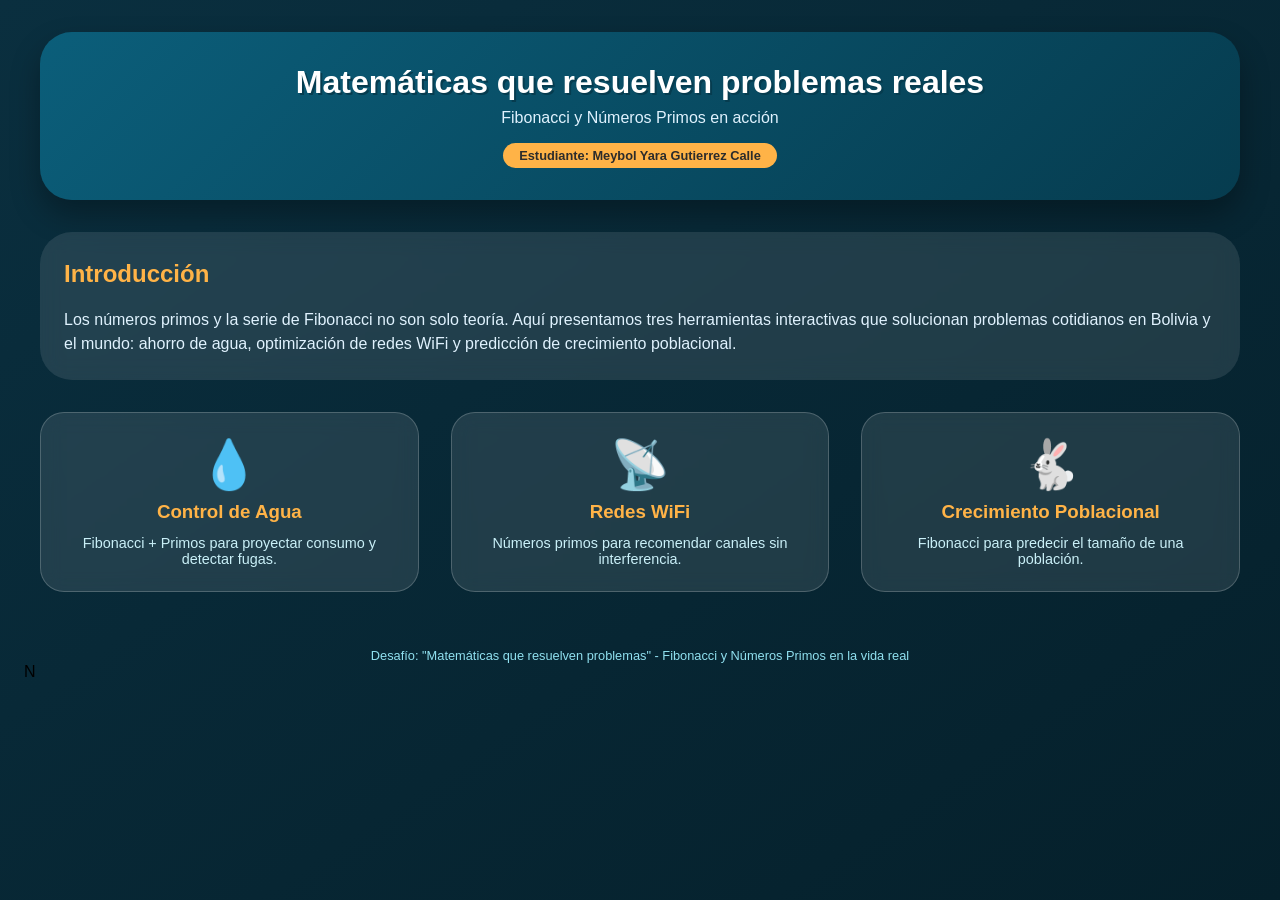
<file: index.html>
<!DOCTYPE html>
<html lang="es">
<head>
  <meta charset="UTF-8">
  <meta name="viewport" content="width=device-width, initial-scale=1.0, user-scalable=yes">
  <title>Menú | Fibonacci y Primos aplicados</title>
  <link rel="stylesheet" href="css/estilo.css">
</head>
<body>
<div class="container">
  <div class="hero">
    <h1>Matemáticas que resuelven problemas reales</h1>
    <p>Fibonacci y Números Primos en acción</p>
    <div class="badge">Estudiante: Meybol Yara Gutierrez Calle</div>
  </div>

  <div class="intro-card">
    <h2>Introducción</h2>
    <p>Los números primos y la serie de Fibonacci no son solo teoría. Aquí presentamos tres herramientas interactivas que solucionan problemas cotidianos en Bolivia y el mundo: ahorro de agua, optimización de redes WiFi y predicción de crecimiento poblacional.</p>
  </div>

  <div class="botones-grid">
    <a href="html/agua.html" class="boton-ejercicio">
      <div class="boton-icono">💧</div>
      <h3>Control de Agua</h3>
      <p>Fibonacci + Primos para proyectar consumo y detectar fugas.</p>
    </a>
    <a href="html/wifi.html" class="boton-ejercicio">
      <div class="boton-icono">📡</div>
      <h3>Redes WiFi</h3>
      <p>Números primos para recomendar canales sin interferencia.</p>
    </a>
    <a href="html/poblacion.html" class="boton-ejercicio">
      <div class="boton-icono">🐇</div>
      <h3>Crecimiento Poblacional</h3>
      <p>Fibonacci para predecir el tamaño de una población.</p>
    </a>
  </div>

  <div class="footer">
    <p>Desafío: "Matemáticas que resuelven problemas" - Fibonacci y Números Primos en la vida real</p>
  </div>
</div>
</body>
</html>N
</file>
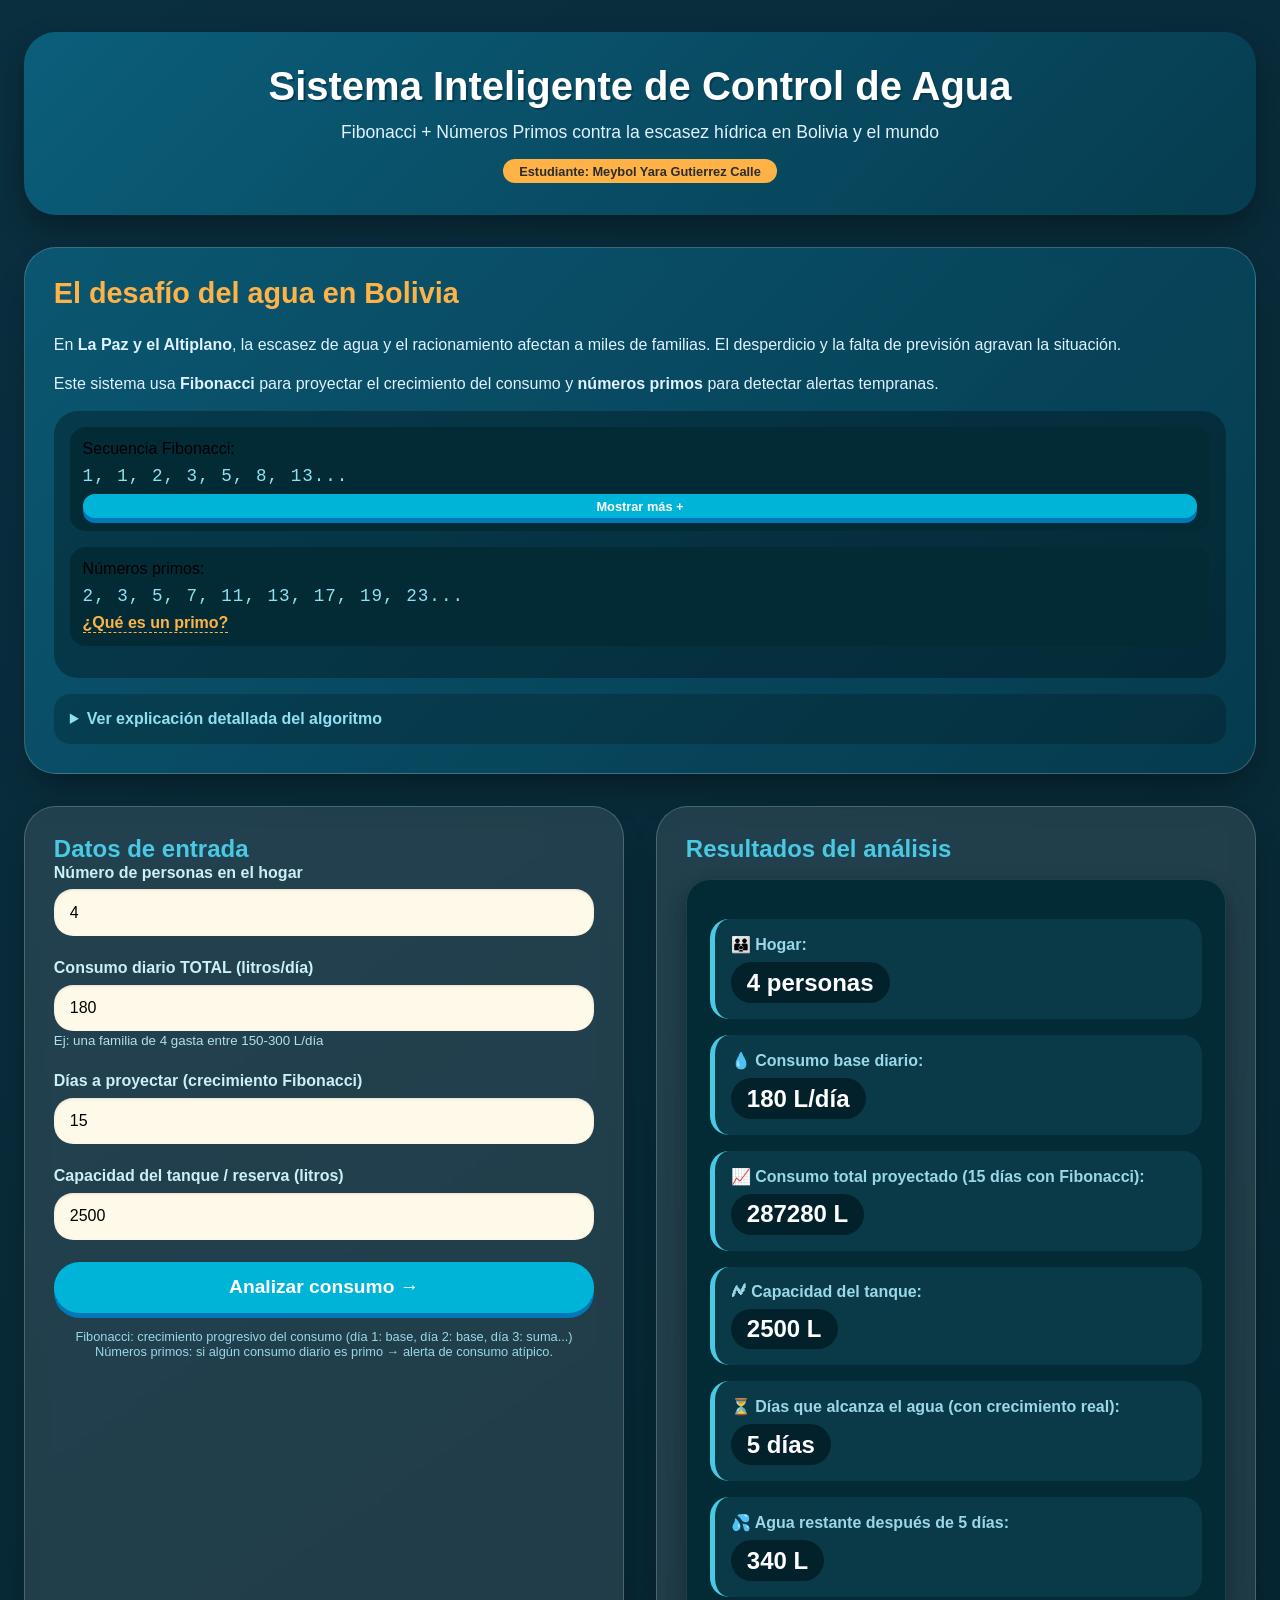
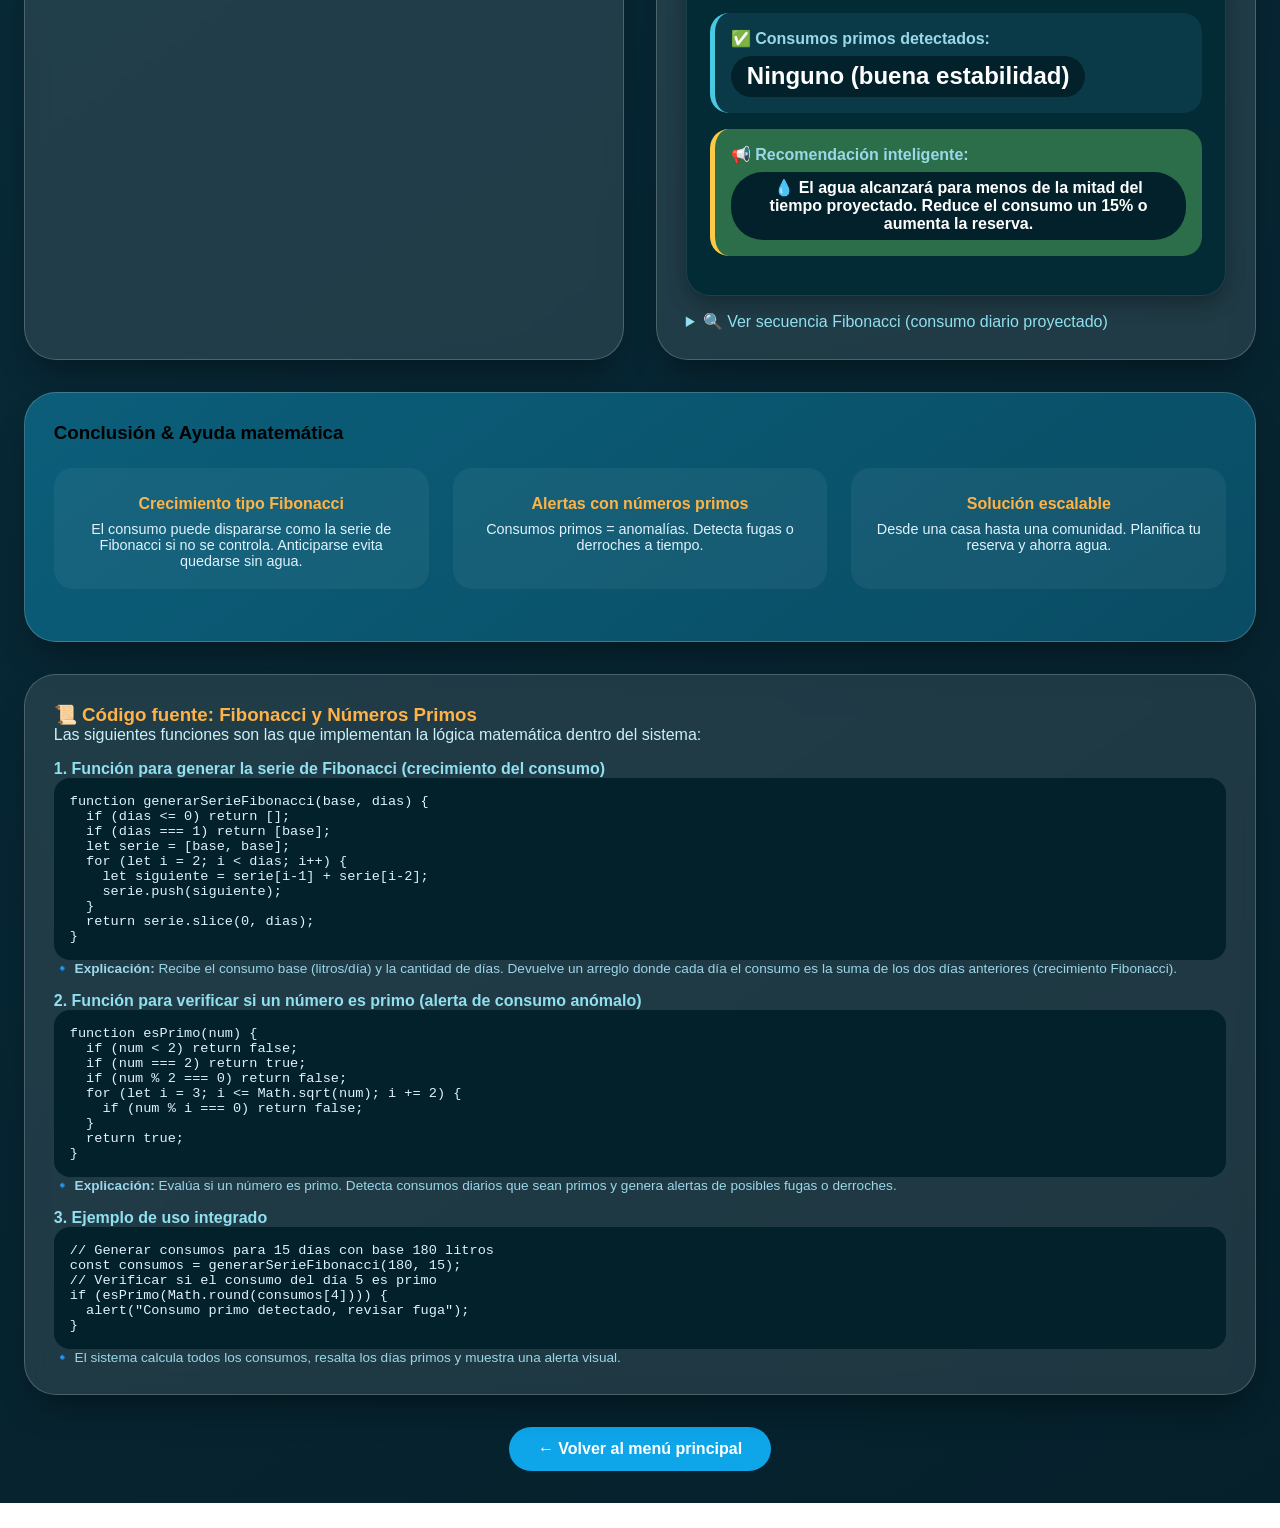
<file: html/agua.html>
<!DOCTYPE html>
<html lang="es">
<head>
  <meta charset="UTF-8">
  <meta name="viewport" content="width=device-width, initial-scale=1.0, user-scalable=yes">
  <title>Control Inteligente de Agua | Fibonacci + Primos</title>
  <link rel="stylesheet" href="../css/agua.css">
</head>
<body>
<div class="container">

  <!-- SECCION: PORTADA -->
  <div class="hero">
    <h1>Sistema Inteligente de Control de Agua</h1>
    <p>Fibonacci + Números Primos contra la escasez hídrica en Bolivia y el mundo</p>
    <div class="badge">Estudiante: Meybol Yara Gutierrez Calle</div>
  </div>

  <!-- SECCION: CONTEXTO DEL PROBLEMA Y ALGORITMO -->
  <div class="card contexto-card">
    <div class="contexto-header">
      <h2 class="contexto-title">El desafío del agua en Bolivia</h2>
    </div>
    <div class="contexto-texto">
      <p>En <strong>La Paz y el Altiplano</strong>, la escasez de agua y el racionamiento afectan a miles de familias. El desperdicio y la falta de previsión agravan la situación.</p>
      <p>Este sistema usa <strong>Fibonacci</strong> para proyectar el crecimiento del consumo y <strong>números primos</strong> para detectar alertas tempranas.</p>
    </div>

    <!-- RECUADRO VISUAL: FIBONACCI Y PRIMOS -->
    <div class="algoritmo-visual">
      <div class="fibonacci-preview">
        <span>Secuencia Fibonacci:</span>
        <div id="demoFibonacci" class="fibonacci-demo">1, 1, 2, 3, 5, 8, 13...</div>
        <button id="verFibonacciBtn" class="mini-btn">Mostrar más +</button>
      </div>
      <div class="primos-preview">
        <span>Números primos:</span>
        <div class="primos-demo">2, 3, 5, 7, 11, 13, 17, 19, 23...</div>
        <span class="tooltip">¿Qué es un primo?<span class="tooltip-text">Solo divisible entre 1 y sí mismo</span></span>
      </div>
    </div>

    <!-- DETALLE DESPLEGABLE DEL ALGORITMO -->
    <details class="algoritmo-detalle">
      <summary>Ver explicación detallada del algoritmo</summary>
      <p><strong>Fibonacci</strong> modela el aumento diario del consumo (día1: base, día2: base, día3: suma de los dos anteriores...). <strong>Números primos</strong> señalan días o consumos "críticos" (posibles fugas o derroches). Se proyecta la duración del agua almacenada y se recomienda ahorro.</p>
    </details>
  </div>

  <!-- SECCION: FORMULARIO Y RESULTADOS (DOS COLUMNAS) -->
  <div class="grid-2">

    <!-- COLUMNA IZQUIERDA: FORMULARIO DE ENTRADA -->
    <div class="card">
      <h2 style="color:#48cae4;">Datos de entrada</h2>
      <form id="aguaForm">
        <div class="form-group">
          <label>Número de personas en el hogar</label>
          <input type="number" id="personas" value="4" min="1" step="1" required>
        </div>
        <div class="form-group">
          <label>Consumo diario TOTAL (litros/día)</label>
          <input type="number" id="consumoDiario" value="180" min="1" step="10" required>
          <small style="color:#b0e0ee;">Ej: una familia de 4 gasta entre 150-300 L/día</small>
        </div>
        <div class="form-group">
          <label>Días a proyectar (crecimiento Fibonacci)</label>
          <input type="number" id="dias" value="15" min="1" max="60" step="1" required>
        </div>
        <div class="form-group">
          <label>Capacidad del tanque / reserva (litros)</label>
          <input type="number" id="capacidadTanque" value="2500" min="100" step="100" required>
        </div>
        <button type="button" id="btnAnalizar">
          Analizar consumo →
        </button>
      </form>
      <div style="margin-top: 1rem; font-size: 0.8rem; color: #9ad7e8; text-align: center;">
        Fibonacci: crecimiento progresivo del consumo (día 1: base, día 2: base, día 3: suma...)<br>
        Números primos: si algún consumo diario es primo → alerta de consumo atípico.
      </div>
    </div>

    <!-- COLUMNA DERECHA: PANEL DE RESULTADOS -->
    <div class="card" id="resultadosPanel">
      <h2 style="color:#48cae4;">Resultados del análisis</h2>
      <div id="resultadosDinamicos">
        <div class="result-box" style="text-align: center; background:#033b47;">
          Completa el formulario y haz clic en "Analizar consumo"
        </div>
      </div>
    </div>
  </div>

  <!-- SECCION: CONCLUSION Y AYUDA MATEMATICA -->
  <div class="card conclusion-card">
    <h3>Conclusión & Ayuda matemática</h3>
    <div class="conclusion-grid">
      <div class="conclusion-item">
        <h4>Crecimiento tipo Fibonacci</h4>
        <p>El consumo puede dispararse como la serie de Fibonacci si no se controla. Anticiparse evita quedarse sin agua.</p>
      </div>
      <div class="conclusion-item">
        <h4>Alertas con números primos</h4>
        <p>Consumos primos = anomalías. Detecta fugas o derroches a tiempo.</p>
      </div>
      <div class="conclusion-item">
        <h4>Solución escalable</h4>
        <p>Desde una casa hasta una comunidad. Planifica tu reserva y ahorra agua.</p>
      </div>
    </div>
  </div>
    <!-- SECCION VISIBLE: CODIGO FUENTE DE FIBONACCI Y PRIMOS (SIN BOTON) -->
  <div class="card codigo-card">
    <h3 style="color:#ffb347;">📜 Código fuente: Fibonacci y Números Primos</h3>
    <p style="color:#caf0f8; margin-bottom: 1rem;">Las siguientes funciones son las que implementan la lógica matemática dentro del sistema:</p>
    
    <h4 style="color:#90e0ef;">1. Función para generar la serie de Fibonacci (crecimiento del consumo)</h4>
    <pre style="background: #02212b; color: #e0f2fe; padding: 1rem; border-radius: 1rem; overflow-x: auto; font-family: monospace; font-size: 0.85rem;">
function generarSerieFibonacci(base, dias) {
  if (dias <= 0) return [];
  if (dias === 1) return [base];
  let serie = [base, base];
  for (let i = 2; i < dias; i++) {
    let siguiente = serie[i-1] + serie[i-2];
    serie.push(siguiente);
  }
  return serie.slice(0, dias);
}</pre>
    <p style="color:#9ad7e8; font-size:0.85rem;">🔹 <strong>Explicación:</strong> Recibe el consumo base (litros/día) y la cantidad de días. Devuelve un arreglo donde cada día el consumo es la suma de los dos días anteriores (crecimiento Fibonacci).</p>

    <h4 style="color:#90e0ef; margin-top: 1rem;">2. Función para verificar si un número es primo (alerta de consumo anómalo)</h4>
    <pre style="background: #02212b; color: #e0f2fe; padding: 1rem; border-radius: 1rem; overflow-x: auto; font-family: monospace; font-size: 0.85rem;">
function esPrimo(num) {
  if (num < 2) return false;
  if (num === 2) return true;
  if (num % 2 === 0) return false;
  for (let i = 3; i <= Math.sqrt(num); i += 2) {
    if (num % i === 0) return false;
  }
  return true;
}</pre>
    <p style="color:#9ad7e8; font-size:0.85rem;">🔹 <strong>Explicación:</strong> Evalúa si un número es primo. Detecta consumos diarios que sean primos y genera alertas de posibles fugas o derroches.</p>

    <h4 style="color:#90e0ef; margin-top: 1rem;">3. Ejemplo de uso integrado</h4>
    <pre style="background: #02212b; color: #e0f2fe; padding: 1rem; border-radius: 1rem; overflow-x: auto; font-family: monospace; font-size: 0.85rem;">
// Generar consumos para 15 días con base 180 litros
const consumos = generarSerieFibonacci(180, 15);
// Verificar si el consumo del día 5 es primo
if (esPrimo(Math.round(consumos[4]))) {
  alert("Consumo primo detectado, revisar fuga");
}</pre>
    <p style="color:#9ad7e8; font-size:0.85rem;">🔹 El sistema calcula todos los consumos, resalta los días primos y muestra una alerta visual.</p>
  </div>
    <!-- BOTÓN PARA VOLVER AL MENÚ PRINCIPAL -->
  <div style="text-align: center; margin-top: 1rem;">
    <a href="../index.html" class="btn-volver">← Volver al menú principal</a>
  </div>
</div>

<!-- SCRIPT PRINCIPAL -->
<script src="../js/agua.js"></script>
</body>
</html>
</file>
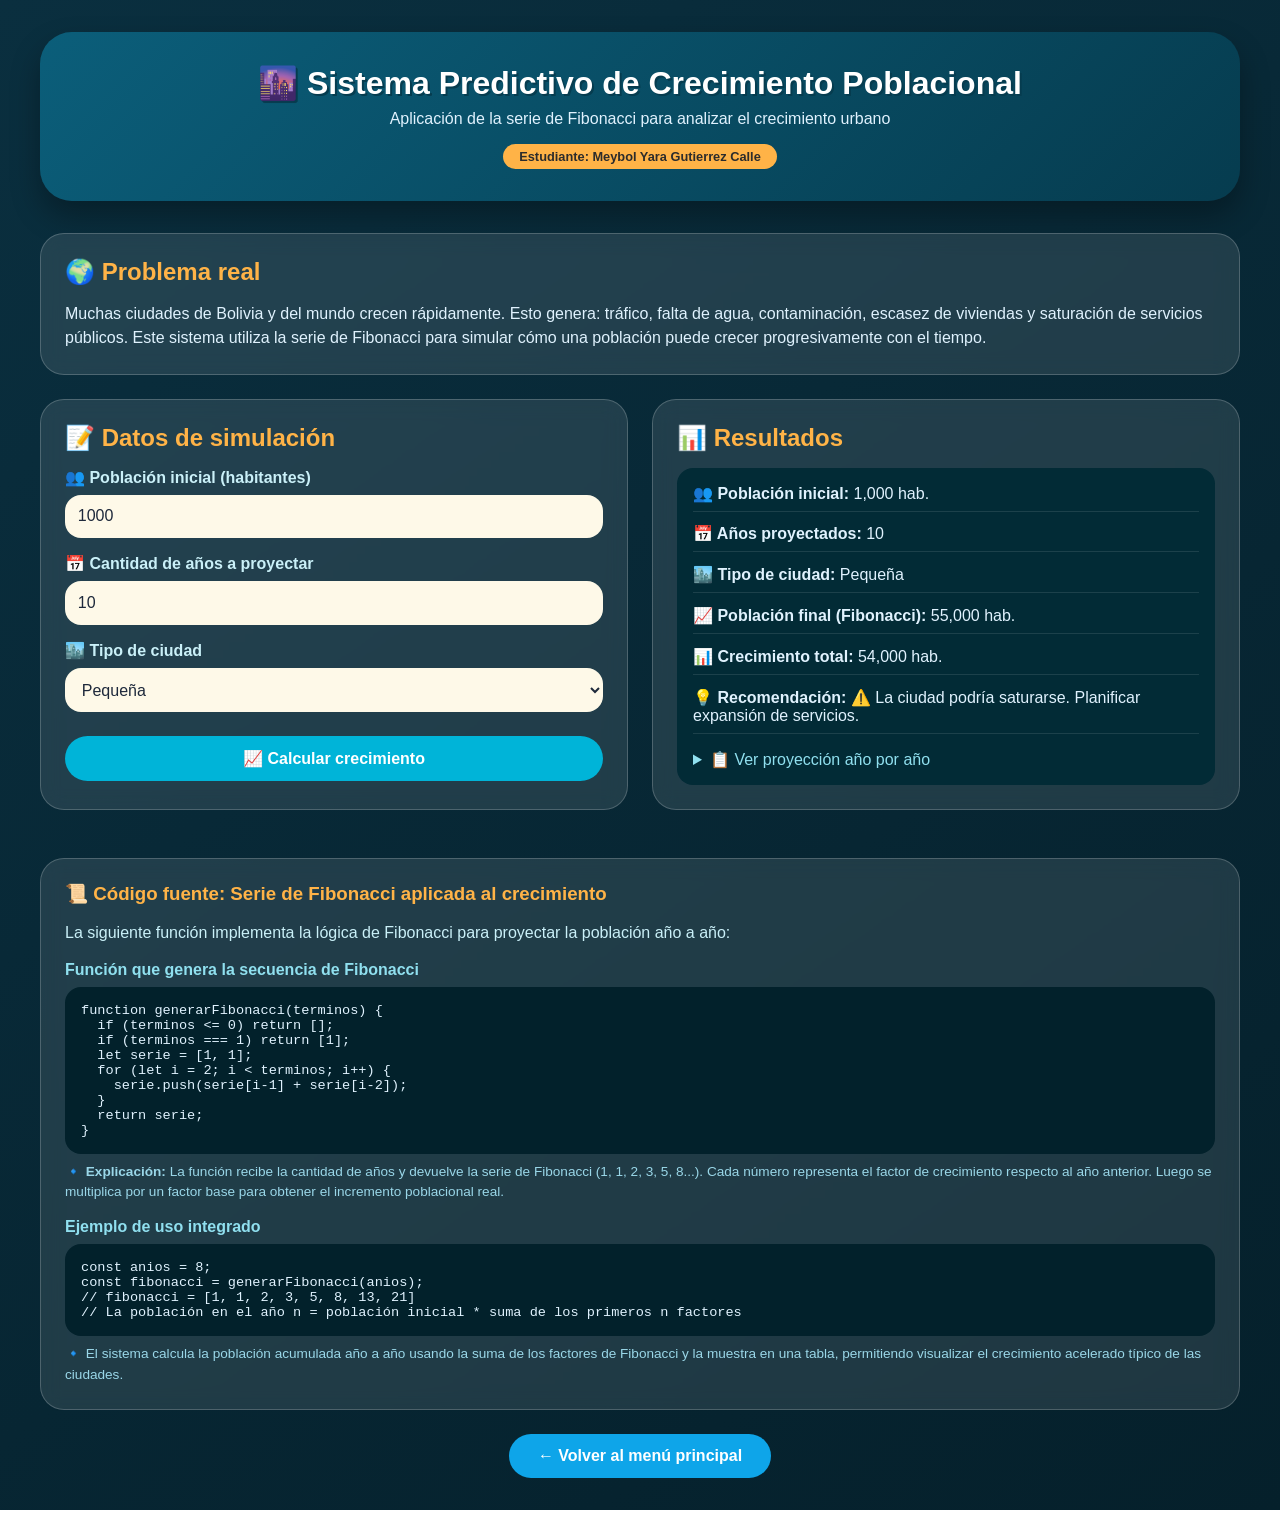
<file: html/poblacion.html>
<!DOCTYPE html>
<html lang="es">
<head>
  <meta charset="UTF-8">
  <meta name="viewport" content="width=device-width, initial-scale=1.0">
  <title>🌆 Crecimiento Poblacional con Fibonacci</title>
  <link rel="stylesheet" href="../css/poblacion.css">
</head>
<body>
<div class="container">

  <!-- ENCABEZADO -->
  <div class="hero">
    <h1>🌆 Sistema Predictivo de Crecimiento Poblacional</h1>
    <p>Aplicación de la serie de Fibonacci para analizar el crecimiento urbano</p>
    <div class="badge">Estudiante: Meybol Yara Gutierrez Calle</div>
  </div>

  <!-- CONTEXTO DEL PROBLEMA -->
  <div class="card">
    <h2>🌍 Problema real</h2>
    <p>Muchas ciudades de Bolivia y del mundo crecen rápidamente. Esto genera: tráfico, falta de agua, contaminación, escasez de viviendas y saturación de servicios públicos. Este sistema utiliza la serie de Fibonacci para simular cómo una población puede crecer progresivamente con el tiempo.</p>
  </div>

  <!-- GRID FORMULARIO Y RESULTADOS -->
  <div class="grid">
    <!-- FORMULARIO -->
    <div class="card">
      <h2>📝 Datos de simulación</h2>
      <div class="form-group">
        <label>👥 Población inicial (habitantes)</label>
        <input type="number" id="poblacion" value="1000">
      </div>
      <div class="form-group">
        <label>📅 Cantidad de años a proyectar</label>
        <input type="number" id="anios" value="10">
      </div>
      <div class="form-group">
        <label>🏙️ Tipo de ciudad</label>
        <select id="ciudad">
          <option>Pequeña</option>
          <option>Mediana</option>
          <option>Grande</option>
        </select>
      </div>
      <button id="btnCalcular">📈 Calcular crecimiento</button>
    </div>

    <!-- RESULTADOS -->
    <div class="card">
      <h2>📊 Resultados</h2>
      <div id="resultado">
        <div class="result-box">Complete los datos y presione el botón.</div>
      </div>
    </div>
  </div>

  <!-- SECCION VISIBLE: CODIGO FUENTE DE FIBONACCI -->
  <div class="card codigo-card">
    <h3 style="color:#ffb347;">📜 Código fuente: Serie de Fibonacci aplicada al crecimiento</h3>
    <p style="color:#caf0f8; margin-bottom: 1rem;">La siguiente función implementa la lógica de Fibonacci para proyectar la población año a año:</p>

    <h4 style="color:#90e0ef;">Función que genera la secuencia de Fibonacci</h4>
    <pre style="background: #02212b; color: #e0f2fe; padding: 1rem; border-radius: 1rem; overflow-x: auto; font-family: monospace; font-size: 0.85rem;">
function generarFibonacci(terminos) {
  if (terminos <= 0) return [];
  if (terminos === 1) return [1];
  let serie = [1, 1];
  for (let i = 2; i < terminos; i++) {
    serie.push(serie[i-1] + serie[i-2]);
  }
  return serie;
}</pre>
    <p style="color:#9ad7e8; font-size:0.85rem;">🔹 <strong>Explicación:</strong> La función recibe la cantidad de años y devuelve la serie de Fibonacci (1, 1, 2, 3, 5, 8...). Cada número representa el factor de crecimiento respecto al año anterior. Luego se multiplica por un factor base para obtener el incremento poblacional real.</p>

    <h4 style="color:#90e0ef; margin-top: 1rem;">Ejemplo de uso integrado</h4>
    <pre style="background: #02212b; color: #e0f2fe; padding: 1rem; border-radius: 1rem; overflow-x: auto; font-family: monospace; font-size: 0.85rem;">
const anios = 8;
const fibonacci = generarFibonacci(anios);
// fibonacci = [1, 1, 2, 3, 5, 8, 13, 21]
// La población en el año n = población inicial * suma de los primeros n factores</pre>
    <p style="color:#9ad7e8; font-size:0.85rem;">🔹 El sistema calcula la población acumulada año a año usando la suma de los factores de Fibonacci y la muestra en una tabla, permitiendo visualizar el crecimiento acelerado típico de las ciudades.</p>
  </div>
  <!-- BOTÓN PARA VOLVER AL MENÚ PRINCIPAL -->
  <div style="text-align: center; margin-top: 1rem;">
    <a href="../index.html" class="btn-volver">← Volver al menú principal</a>
  </div>
</div>
<script src="../js/poblacion.js"></script>
</body>
</html>
</file>
<file: css/estilo.css>
* {
  margin: 0;
  padding: 0;
  box-sizing: border-box;
  font-family: 'Segoe UI', Roboto, 'Helvetica Neue', sans-serif;
}

body {
  background: linear-gradient(145deg, #0a2f3f 0%, #05202b 100%);
  min-height: 100vh;
  padding: 2rem 1.5rem;
}

.container {
  max-width: 1200px;
  margin: 0 auto;
}

.hero {
  text-align: center;
  background: linear-gradient(135deg, #0b5e7a, #063c4f);
  border-radius: 2rem;
  padding: 2rem;
  margin-bottom: 2rem;
  box-shadow: 0 15px 30px rgba(0, 0, 0, 0.3);
}
.hero h1 {
  font-size: 2rem;
  color: #fff;
  text-shadow: 2px 2px 0 #063c4f;
}
.hero p {
  color: #e0f2fe;
  margin-top: 0.5rem;
}
.badge {
  display: inline-block;
  background: #ffb347;
  color: #2c2c2c;
  padding: 0.3rem 1rem;
  border-radius: 30px;
  font-weight: bold;
  font-size: 0.8rem;
  margin-top: 1rem;
}

.intro-card {
  background: rgba(255, 255, 255, 0.1);
  backdrop-filter: blur(10px);
  border-radius: 2rem;
  padding: 1.5rem;
  margin-bottom: 2rem;
  color: #e0f2fe;
  line-height: 1.5;
}
.intro-card h2 {
  color: #ffb347;
  margin-bottom: 1rem;
}

.botones-grid {
  display: grid;
  grid-template-columns: repeat(auto-fit, minmax(280px, 1fr));
  gap: 2rem;
  margin-bottom: 2rem;
}
.boton-ejercicio {
  background: rgba(255, 255, 255, 0.1);
  backdrop-filter: blur(10px);
  border-radius: 1.5rem;
  padding: 1.5rem;
  text-align: center;
  text-decoration: none;
  color: white;
  transition: transform 0.2s, background 0.2s;
  border: 1px solid rgba(255,255,255,0.2);
}
.boton-ejercicio:hover {
  transform: translateY(-6px);
  background: rgba(255, 255, 255, 0.2);
}
.boton-icono {
  font-size: 3rem;
  margin-bottom: 0.5rem;
}
.boton-ejercicio h3 {
  color: #ffb347;
  margin-bottom: 0.8rem;
}
.boton-ejercicio p {
  font-size: 0.9rem;
  color: #caf0f8;
}

.footer {
  text-align: center;
  padding-top: 1.5rem;
  color: #90e0ef;
  font-size: 0.8rem;
}


/* Responsive */
@media (max-width: 700px) {
  body {
    padding: 1rem;
  }
  .hero h1 {
    font-size: 1.5rem;
  }
}
</file>
<file: css/agua.css>
/* Reset global */
* {
  margin: 0;
  padding: 0;
  box-sizing: border-box;
  font-family: 'Segoe UI', Roboto, 'Helvetica Neue', sans-serif;
}

/* Fondo general con gradiente */
body {
  background: linear-gradient(145deg, #0a2f3f 0%, #05202b 100%);
  min-height: 100vh;
  padding: 2rem 1.5rem;
}

/* Contenedor principal con ancho máximo */
.container {
  max-width: 1300px;
  margin: 0 auto;
}

/* Tarjetas generales con efecto vidrio */
.card {
  background: rgba(255, 255, 255, 0.1);
  backdrop-filter: blur(10px);
  border-radius: 2rem;
  padding: 1.8rem;
  margin-bottom: 2rem;
  box-shadow: 0 20px 35px -12px rgba(0, 0, 0, 0.4);
  border: 1px solid rgba(255, 255, 255, 0.2);
  transition: transform 0.2s ease;
}
.card:hover {
  transform: translateY(-4px);
}

/* Hero o portada principal */
.hero {
  text-align: center;
  background: linear-gradient(135deg, #0b5e7a, #063c4f);
  border-radius: 2rem;
  padding: 2rem;
  margin-bottom: 2rem;
  box-shadow: 0 15px 30px rgba(0, 0, 0, 0.3);
}
.hero h1 {
  font-size: 2.5rem;
  display: flex;
  align-items: center;
  justify-content: center;
  gap: 0.8rem;
  flex-wrap: wrap;
  color: #fff;
  text-shadow: 2px 2px 0 #063c4f;
}
.hero p {
  color: #e0f2fe;
  font-size: 1.1rem;
  margin-top: 0.8rem;
}
.badge {
  display: inline-block;
  background: #ffb347;
  color: #2c2c2c;
  padding: 0.3rem 1rem;
  border-radius: 30px;
  font-weight: bold;
  font-size: 0.8rem;
  margin-top: 1rem;
}

/* Grid de dos columnas para formulario y resultados */
.grid-2 {
  display: grid;
  grid-template-columns: 1fr 1fr;
  gap: 2rem;
}

/* Estilos del formulario */
.form-group {
  margin-bottom: 1.4rem;
}
label {
  display: flex;
  align-items: center;
  gap: 0.5rem;
  font-weight: 600;
  color: #caf0f8;
  margin-bottom: 0.5rem;
  font-size: 1rem;
}
input {
  width: 100%;
  padding: 0.9rem 1rem;
  border-radius: 1.2rem;
  border: none;
  background: #fef9e8;
  font-size: 1rem;
  transition: all 0.2s;
  box-shadow: inset 0 1px 3px rgba(0,0,0,0.1);
}
input:focus {
  outline: none;
  box-shadow: 0 0 0 3px #48cae4;
  background: white;
}

/* Botón principal */
button {
  background: #00b4d8;
  border: none;
  color: white;
  font-weight: bold;
  font-size: 1.2rem;
  padding: 0.9rem 1.5rem;
  border-radius: 3rem;
  width: 100%;
  cursor: pointer;
  transition: 0.2s;
  display: flex;
  align-items: center;
  justify-content: center;
  gap: 0.5rem;
  margin-top: 0.5rem;
  box-shadow: 0 5px 0 #0077b6;
}
button:hover {
  background: #0096c7;
  transform: translateY(-2px);
  box-shadow: 0 7px 0 #0077b6;
}
button:active {
  transform: translateY(3px);
  box-shadow: 0 2px 0 #0077b6;
}

/* Panel de resultados: etiqueta arriba y valor debajo */
.result-box {
  background: #022b36;
  border-radius: 1.5rem;
  padding: 1.5rem;
  margin-top: 1rem;
  color: #fff;
  box-shadow: inset 0 0 0 1px rgba(255,255,255,0.1), 0 8px 20px rgba(0,0,0,0.3);
}
.result-item {
  background: #0a3a48;
  margin: 1rem 0;
  padding: 1rem;
  border-radius: 1.2rem;
  display: flex;
  flex-direction: column;
  gap: 0.5rem;
  border-left: 5px solid #48cae4;
}
.result-label {
  font-weight: bold;
  color: #9ad7e8;
  font-size: 1rem;
}
.result-value {
  font-size: 1.5rem;
  font-weight: 800;
  background: #02212b;
  padding: 0.4rem 1rem;
  border-radius: 2rem;
  text-align: center;
  display: inline-block;
  align-self: flex-start;
}
.alerta {
  background: #9e2a2b;
  border-left-color: #ffb703;
  color: #fff3e0;
}
.recomendacion {
  background: #2c6e49;
  border-left-color: #fcca46;
}
.fibonacci-list {
  background: #0f2d38;
  border-radius: 1rem;
  padding: 0.8rem;
  max-height: 200px;
  overflow-y: auto;
  font-family: monospace;
  font-size: 0.9rem;
}
.primo-highlight {
  background: #ffb347;
  color: #1e2f2e;
  font-weight: bold;
  padding: 0.1rem 0.4rem;
  border-radius: 20px;
}

/* Sección de contexto: texto arriba, recuadro debajo */
.contexto-card {
  background: linear-gradient(135deg, rgba(11, 94, 122, 0.85), rgba(6, 60, 79, 0.95));
  backdrop-filter: blur(12px);
}
.contexto-header {
  display: flex;
  align-items: center;
  gap: 1rem;
  margin-bottom: 1.5rem;
}
.contexto-icon {
  font-size: 2.8rem;
  animation: dropWave 2s infinite ease-in-out;
  display: inline-block;
}
@keyframes dropWave {
  0%, 100% { transform: translateY(0) rotate(0deg); }
  50% { transform: translateY(-8px) rotate(5deg); }
}
.contexto-title {
  color: #ffb347;
  margin: 0;
  font-size: 1.8rem;
}
.contexto-texto p {
  color: #e0f2fe;
  margin-bottom: 1rem;
  line-height: 1.4;
}
.algoritmo-visual {
  background: rgba(0, 0, 0, 0.3);
  border-radius: 1.5rem;
  padding: 1rem;
  margin-top: 1rem;
}
.fibonacci-preview, .primos-preview {
  background: #022b36;
  border-radius: 1rem;
  padding: 0.8rem;
  margin-bottom: 1rem;
}
.fibonacci-demo, .primos-demo {
  font-family: monospace;
  font-size: 1.1rem;
  color: #90e0ef;
  margin: 0.5rem 0;
  letter-spacing: 1px;
}
.mini-btn {
  background: #00b4d8;
  border: none;
  color: white;
  padding: 0.3rem 0.8rem;
  border-radius: 2rem;
  font-size: 0.8rem;
  cursor: pointer;
  transition: 0.2s;
}
.mini-btn:hover {
  background: #0096c7;
  transform: scale(1.02);
}
.tooltip {
  position: relative;
  display: inline-block;
  border-bottom: 1px dashed #ffb347;
  cursor: help;
  font-weight: bold;
  color: #ffb347;
}
.tooltip .tooltip-text {
  visibility: hidden;
  width: 180px;
  background-color: #1e2f2e;
  color: #fff;
  text-align: center;
  border-radius: 8px;
  padding: 5px;
  position: absolute;
  z-index: 1;
  bottom: 125%;
  left: 50%;
  margin-left: -90px;
  font-size: 0.8rem;
  font-weight: normal;
  opacity: 0;
  transition: opacity 0.3s;
}
.tooltip:hover .tooltip-text {
  visibility: visible;
  opacity: 1;
}
.algoritmo-detalle {
  margin-top: 1rem;
  background: rgba(0,0,0,0.2);
  border-radius: 1rem;
  padding: 0.5rem;
}
.algoritmo-detalle summary {
  color: #90e0ef;
  cursor: pointer;
  font-weight: bold;
  padding: 0.5rem;
}

/* Conclusión y ayuda matemática */
.conclusion-card {
  background: linear-gradient(145deg, #0b5e7a, #094c63);
}
.conclusion-grid {
  display: grid;
  grid-template-columns: repeat(auto-fit, minmax(250px, 1fr));
  gap: 1.5rem;
  margin: 1.5rem 0;
}
.conclusion-item {
  background: rgba(255,255,255,0.05);
  border-radius: 1.2rem;
  padding: 1.2rem;
  text-align: center;
  transition: transform 0.3s, background 0.3s;
}
.conclusion-item:hover {
  transform: translateY(-5px);
  background: rgba(255,255,255,0.15);
}
.conclusion-icon {
  font-size: 2.5rem;
  margin-bottom: 0.5rem;
}
.conclusion-item h4 {
  color: #ffb347;
  margin: 0.5rem 0;
}
.conclusion-item p {
  color: #e0f2fe;
  font-size: 0.9rem;
}

/* Enlaces de footer (opcionales) */
.footer-links {
  text-align: center;
  margin-top: 2rem;
  padding-top: 1.5rem;
  border-top: 1px solid rgba(255,255,255,0.2);
  display: flex;
  justify-content: center;
  gap: 2rem;
  flex-wrap: wrap;
}
.footer-links a {
  color: #90e0ef;
  text-decoration: none;
  font-weight: bold;
}
.footer-links a:hover {
  text-decoration: underline;
  color: white;
}
/* Botón volver */
.btn-volver {
  display: inline-block;
  background: #0ea5e9;
  color: white;
  text-decoration: none;
  padding: 0.8rem 1.8rem;
  border-radius: 2rem;
  font-weight: bold;
  transition: 0.3s;
}
.btn-volver:hover {
  background: #0284c7;
  transform: scale(1.02);
}
/* Responsivo: pantallas menores a 800px */
@media (max-width: 800px) {
  .grid-2 {
    grid-template-columns: 1fr;
    gap: 1.5rem;
  }
  body {
    padding: 1rem;
  }
  .hero h1 {
    font-size: 1.8rem;
  }
}
</file>
<file: css/poblacion.css>
* {
  margin: 0;
  padding: 0;
  box-sizing: border-box;
  font-family: 'Segoe UI', Roboto, 'Helvetica Neue', sans-serif;
}

body {
  background: linear-gradient(145deg, #0a2f3f 0%, #05202b 100%);
  min-height: 100vh;
  padding: 2rem 1.5rem;
  color: #e0f2fe;
}

.container {
  max-width: 1200px;
  margin: 0 auto;
}

/* Hero */
.hero {
  text-align: center;
  background: linear-gradient(135deg, #0b5e7a, #063c4f);
  border-radius: 2rem;
  padding: 2rem;
  margin-bottom: 2rem;
  box-shadow: 0 15px 30px rgba(0, 0, 0, 0.3);
}
.hero h1 {
  font-size: 2rem;
  color: #fff;
  text-shadow: 2px 2px 0 #063c4f;
}
.hero p {
  color: #e0f2fe;
  margin-top: 0.5rem;
}
.badge {
  display: inline-block;
  background: #ffb347;
  color: #2c2c2c;
  padding: 0.3rem 1rem;
  border-radius: 30px;
  font-weight: bold;
  font-size: 0.8rem;
  margin-top: 1rem;
}

/* Tarjetas */
.card {
  background: rgba(255, 255, 255, 0.1);
  backdrop-filter: blur(10px);
  border-radius: 1.5rem;
  padding: 1.5rem;
  margin-bottom: 1.5rem;
  color: #e0f2fe;
  border: 1px solid rgba(255, 255, 255, 0.2);
}
.card h2, .card h3 {
  color: #ffb347;
  margin-bottom: 1rem;
}
.card p {
  line-height: 1.5;
}

/* Grid dos columnas */
.grid {
  display: grid;
  grid-template-columns: 1fr 1fr;
  gap: 1.5rem;
  margin-bottom: 1.5rem;
}

/* Formulario */
.form-group {
  margin-bottom: 1rem;
}
label {
  display: block;
  margin-bottom: 0.5rem;
  font-weight: bold;
  color: #caf0f8;
}
input, select {
  width: 100%;
  padding: 0.8rem;
  border-radius: 1rem;
  border: none;
  background: #fef9e8;
  color: #1e293b;
  font-size: 1rem;
}
input:focus, select:focus {
  outline: none;
  box-shadow: 0 0 0 3px #48cae4;
}
button {
  width: 100%;
  padding: 0.8rem;
  border: none;
  border-radius: 2rem;
  background: #00b4d8;
  color: white;
  font-weight: bold;
  font-size: 1rem;
  cursor: pointer;
  transition: 0.2s;
  margin-top: 0.5rem;
}
button:hover {
  background: #0096c7;
  transform: scale(1.02);
}

/* Resultados */
.result-box {
  background: #022b36;
  border-radius: 1rem;
  padding: 1rem;
  margin-top: 0.5rem;
}
.result-item {
  margin-bottom: 0.8rem;
  padding-bottom: 0.5rem;
  border-bottom: 1px solid rgba(255,255,255,0.1);
}
.result-value {
  font-weight: bold;
  color: #ffb347;
}
.tabla-poblacion {
  width: 100%;
  border-collapse: collapse;
  margin-top: 1rem;
}
.tabla-poblacion th, .tabla-poblacion td {
  padding: 0.5rem;
  text-align: center;
  border-bottom: 1px solid rgba(255,255,255,0.2);
}
.tabla-poblacion th {
  background: #0a3a48;
  color: #ffb347;
}

/* Código fuente */
.codigo-card {
  margin-top: 1rem;
}
pre {
  white-space: pre-wrap;
  word-break: break-word;
  background: #02212b;
  color: #e0f2fe;
  padding: 1rem;
  border-radius: 1rem;
  overflow-x: auto;
  font-family: monospace;
  font-size: 0.85rem;
  margin: 0.5rem 0;
}
/* Botón volver */
.btn-volver {
  display: inline-block;
  background: #0ea5e9;
  color: white;
  text-decoration: none;
  padding: 0.8rem 1.8rem;
  border-radius: 2rem;
  font-weight: bold;
  transition: 0.3s;
}
.btn-volver:hover {
  background: #0284c7;
  transform: scale(1.02);
}
/* Responsive */
@media (max-width: 700px) {
  .grid {
    grid-template-columns: 1fr;
  }
  body {
    padding: 1rem;
  }
  .hero h1 {
    font-size: 1.5rem;
  }
}
</file>
